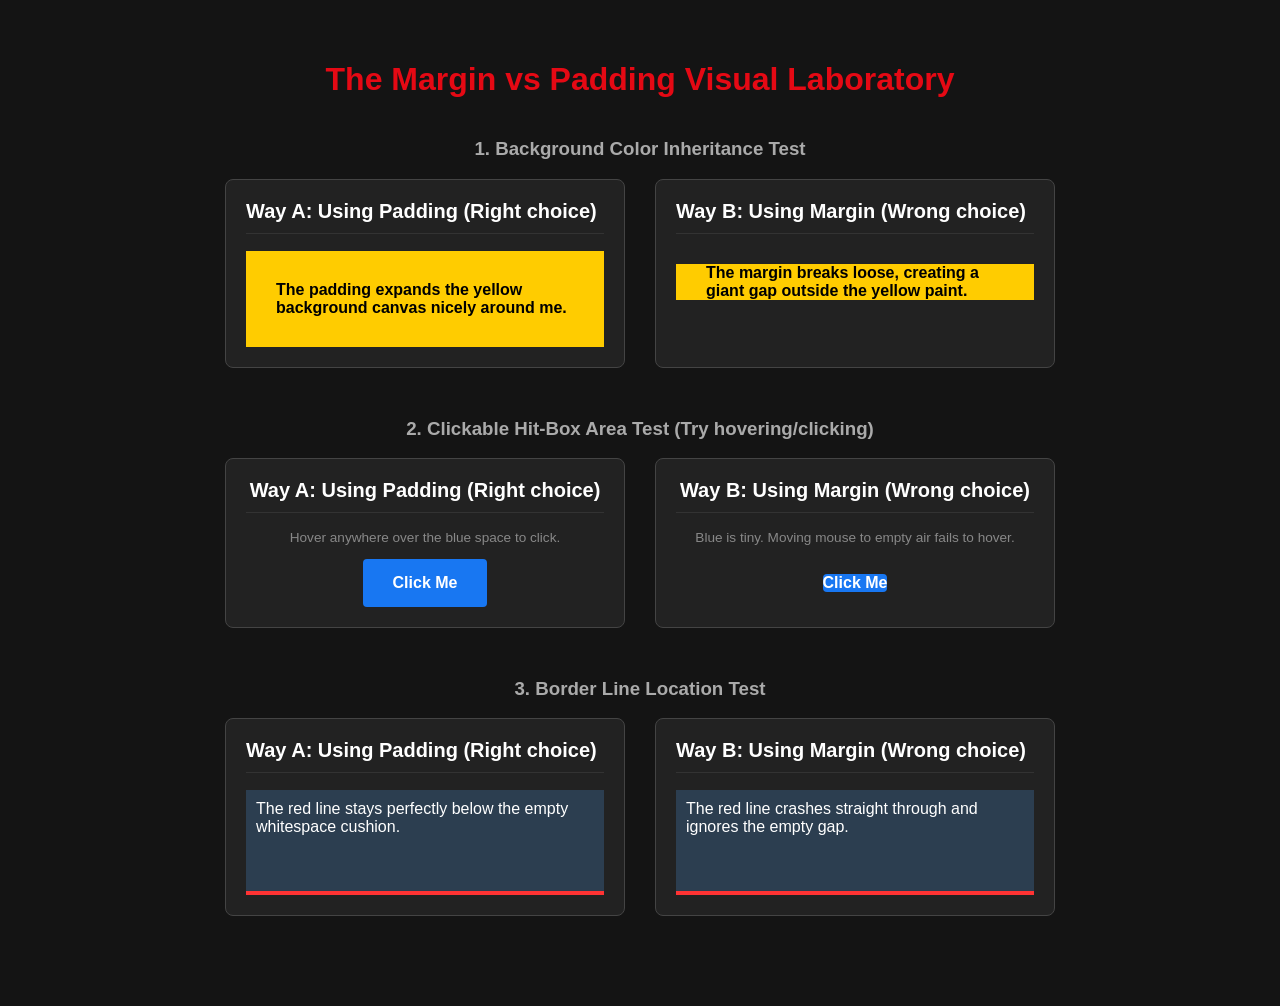
<file: testforpadding/index.html>
<!DOCTYPE html>
<html lang="en-BA">
<head>
  <meta charset="UTF-8">
  <meta name="viewport" content="width=device-width, initial-scale=1.0">
  <title>Margin vs Padding Playground</title>
  <style>
    /* ==========================================================================
       GLOBAL BASELINE STYLES (The Canvas setup)
       ========================================================================== */
    * {
      box-sizing: border-box; /* Bulletproof box model math */
    }

    body {
      background-color: #141414; /* Deep dark gray backdrop */
      color: #ffffff;
      font-family: 'Helvetica Neue', Arial, sans-serif;
      margin: 0;
      padding: 40px;
    }

    h1.main-title {
      text-align: center;
      margin-bottom: 40px;
      color: #e50914; /* Netflix Red accent */
    }

    /* Row arrangement to show comparative components side-by-side */
    .row-layout {
      display: flex;
      flex-wrap: wrap;
      justify-content: center;
      gap: 30px;
      margin-bottom: 50px;
    }

    .demo-card {
      background-color: #222222; /* Medium gray container card */
      border: 1px solid #444444;
      border-radius: 8px;
      width: 400px;
      padding: 20px;
    }

    .demo-card h2 {
      margin-top: 0;
      font-size: 1.25rem;
      border-bottom: 1px solid #333333;
      padding-bottom: 10px;
    }

    /* ==========================================================================
       SCENARIO 1: TEXT BOX WITH BACKGROUND TINT
       ========================================================================== */
    .box-with-bg {
      background-color: #ffcc00; /* Vibrant yellow background */
      color: #000000;
      font-weight: bold;
    }

    /* Way A expands the background color safely */
    .use-padding-bg {
      padding: 30px; 
    }

    /* Way B breaks out of the background envelope completely */
    .use-margin-bg p {
      margin: 30px; 
    }

    /* ==========================================================================
       SCENARIO 2: CLICKABLE INTERACTIVE LINKS
       ========================================================================== */
    .btn-style {
      background-color: #1877f2; /* Facebook Blue */
      color: white;
      text-decoration: none;
      font-weight: bold;
      border-radius: 4px;
      display: inline-block; /* Essential to let links accept layout sizing */
    }

    /* Way A grows the physical size and clickable hit-box area */
    .use-padding-click {
      padding: 15px 30px;
    }

    /* Way B spaces out the letters but creates a dead-zone grid footprint */
    .use-margin-click {
      margin: 15px 30px;
    }

    /* ==========================================================================
       SCENARIO 3: POSITIONING BORDER WALLS
       ========================================================================== */
    .border-test-box {
      background-color: #2c3e50;
      /* We omit default card paddings to show raw clipping states */
    }

    /* Way A pushes the boundary frame down elegantly */
    .use-padding-border {
      padding-bottom: 45px;
      border-bottom: 4px solid #ff3333; /* Loud crimson border wall */
    }

    /* Way B crashes the line tightly against the letters */
    .use-margin-border {
      border-bottom: 4px solid #ff3333;
    }
    
    .use-margin-border p {
      margin-bottom: 45px; /* Pushes away OUTSIDE, escaping the frame boundary */
    }
  </style>
</head>
<body>

  <h1 class="main-title">The Margin vs Padding Visual Laboratory</h1>

  <!-- ==========================================================================
       DEMO 1: BACKGROUND TINT INHERITANCE
       ========================================================================== -->
  <h3 style="text-align: center; color: #aaa;">1. Background Color Inheritance Test</h3>
  <div class="row-layout">
    <div class="demo-card">
      <h2>Way A: Using Padding (Right choice)</h2>
      <div class="box-with-bg use-padding-bg">
        <p style="margin:0;">The padding expands the yellow background canvas nicely around me.</p>
      </div>
    </div>

    <div class="demo-card">
      <h2>Way B: Using Margin (Wrong choice)</h2>
      <div class="box-with-bg use-margin-bg">
        <p>The margin breaks loose, creating a giant gap outside the yellow paint.</p>
      </div>
    </div>
  </div>

  <!-- ==========================================================================
       DEMO 2: THE INTERACTIVE HIT-BOX CONSTRAINTS
       ========================================================================== -->
  <h3 style="text-align: center; color: #aaa;">2. Clickable Hit-Box Area Test (Try hovering/clicking)</h3>
  <div class="row-layout">
    <div class="demo-card" style="text-align: center;">
      <h2>Way A: Using Padding (Right choice)</h2>
      <p style="color: #888; font-size: 0.85rem;">Hover anywhere over the blue space to click.</p>
      <a href="#" class="btn-style use-padding-click">Click Me</a>
    </div>

    <div class="demo-card" style="text-align: center;">
      <h2>Way B: Using Margin (Wrong choice)</h2>
      <p style="color: #888; font-size: 0.85rem;">Blue is tiny. Moving mouse to empty air fails to hover.</p>
      <a href="#" class="btn-style use-margin-click">Click Me</a>
    </div>
  </div>

  <!-- ==========================================================================
       DEMO 3: THE BORDER BOUNDARY TRACKING
       ========================================================================== -->
  <h3 style="text-align: center; color: #aaa;">3. Border Line Location Test</h3>
  <div class="row-layout">
    <div class="demo-card">
      <h2>Way A: Using Padding (Right choice)</h2>
      <div class="border-test-box use-padding-border">
        <p style="margin:0; padding: 10px;">The red line stays perfectly below the empty whitespace cushion.</p>
      </div>
    </div>

    <div class="demo-card">
      <h2>Way B: Using Margin (Wrong choice)</h2>
      <div class="border-test-box use-margin-border">
        <p style="padding: 10px;">The red line crashes straight through and ignores the empty gap.</p>
      </div>
    </div>
  </div>

</body>
</html>
</file>
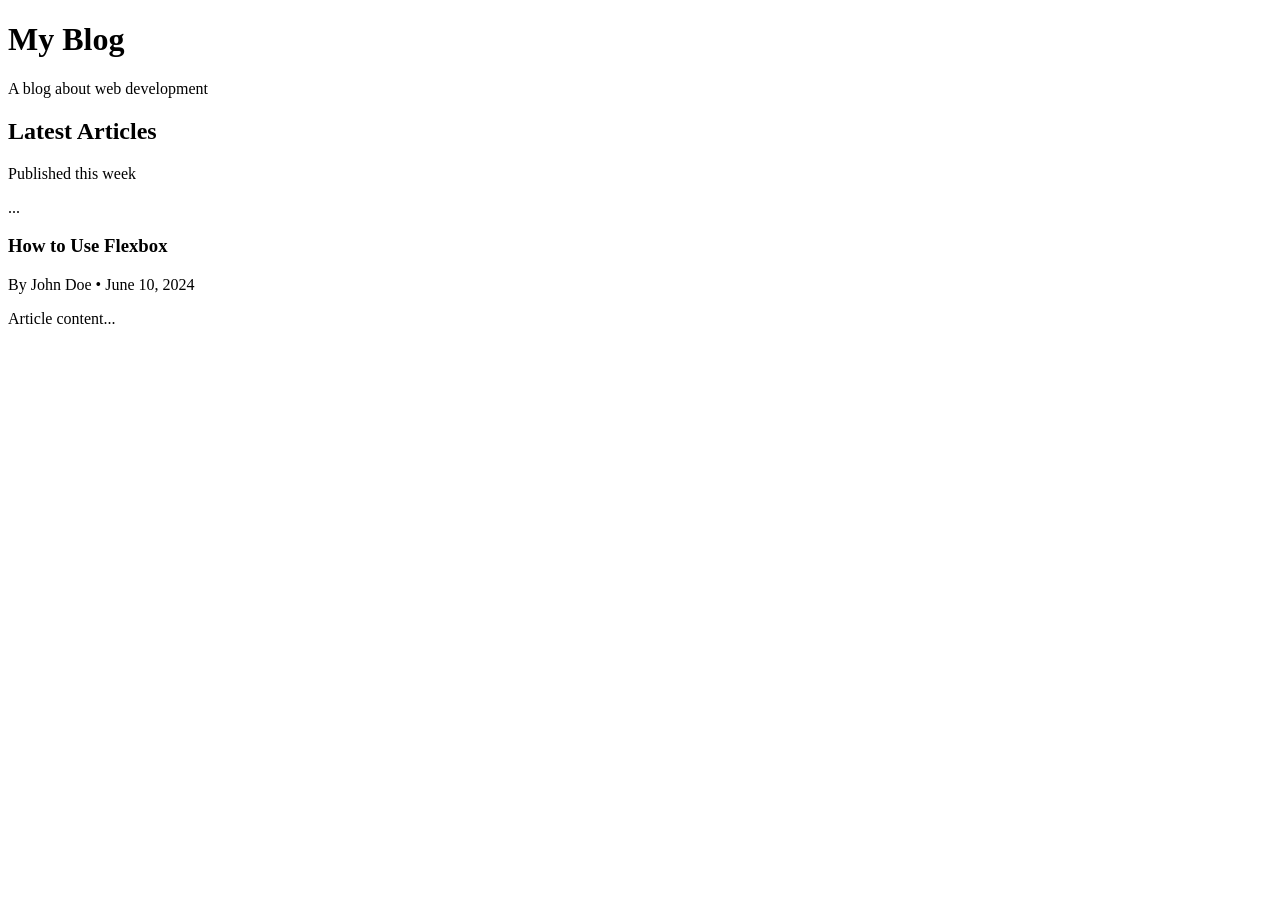
<file: testwebsites/index.html>
<!DOCTYPE html>
<html lang="en">
<head>
    <meta charset="UTF-8">
    <meta name="viewport" content="width=device-width, initial-scale=1.0">
    <title>Document</title>
</head>
<body>
    <!-- Page header -->
<header>
    <h1>My Blog</h1>
    <p>A blog about web development</p>
</header>

<!-- Section header -->
<section>
    <header>
        <h2>Latest Articles</h2>
        <p>Published this week</p>
    </header>
    <article>...</article>
</section>

<!-- Article header -->
<article>
    <header>
        <h3>How to Use Flexbox</h3>
        <p>By John Doe • June 10, 2024</p>
    </header>
    <p>Article content...</p>
</article>
</body>
</html>
</file>
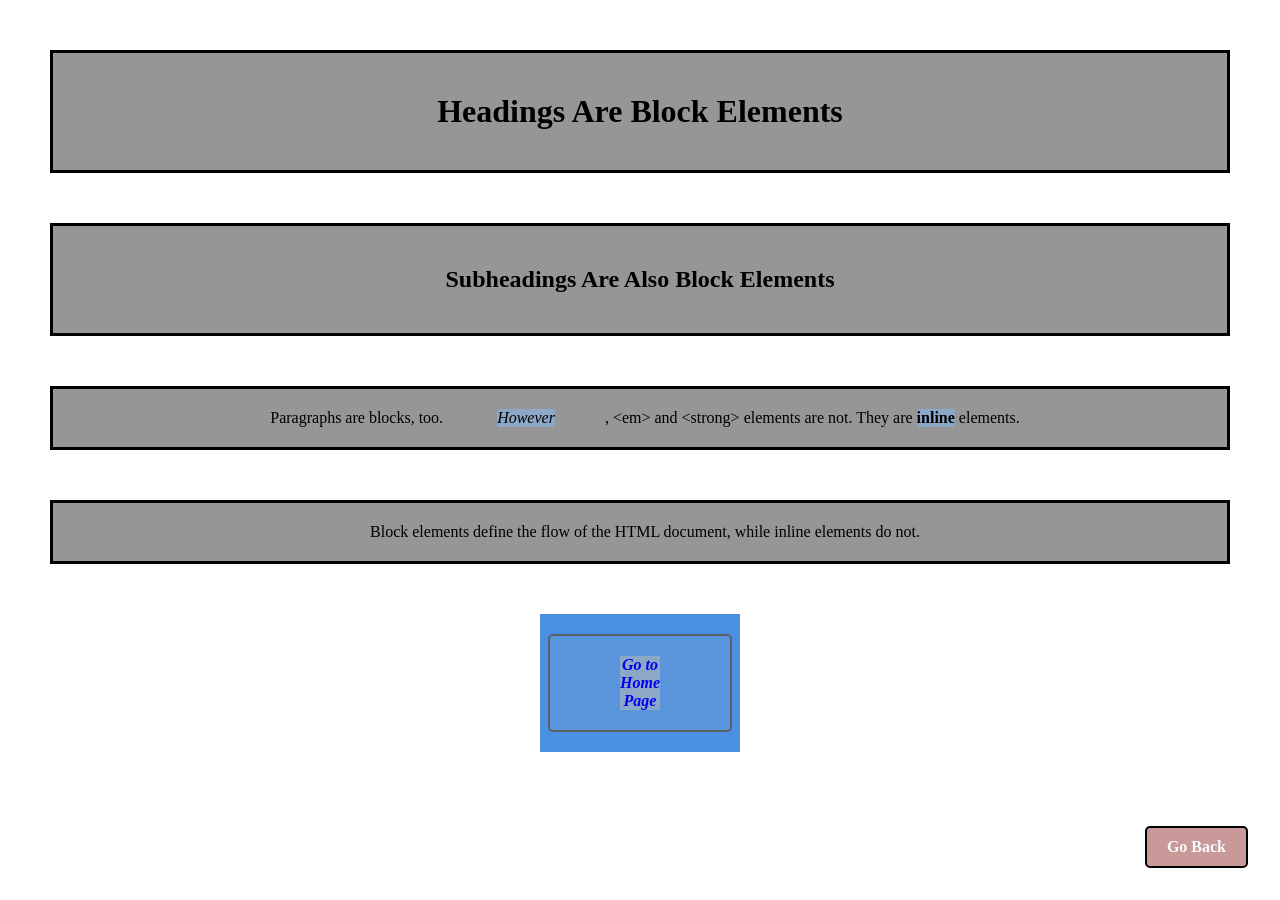
<file: css-box-model/boxes.html>
<!DOCTYPE html>
<html lang='en'>
  <head>
    <meta charset='UTF-8'/>
    <title>Boxes Are Easy!</title>
    <link rel='stylesheet' href='box-styles.css'/>
  </head>
  <body>

   
    <h1>Headings Are Block Elements</h1>
    <h2>Subheadings Are Also Block Elements</h2>

    <p>Paragraphs are blocks, too. <em>However</em>, &lt;em&gt; and &lt;strong&gt;
       elements are not. They are <strong>inline</strong> elements.</p>

    <p>Block elements define the flow of the HTML document, while inline elements
       do not.</p>

    <a href="../frontpage/Home.html">
      <button class="go-back-button">Go Back</button>
    </a>
    
    <div class="ButtonContainer">
    <div class ="ButtonOne">
      <a href="../frontpage/Home.html"><em>Go to Home Page</em></a>
    </div>
    </div>

  </body>
</html>
</file>
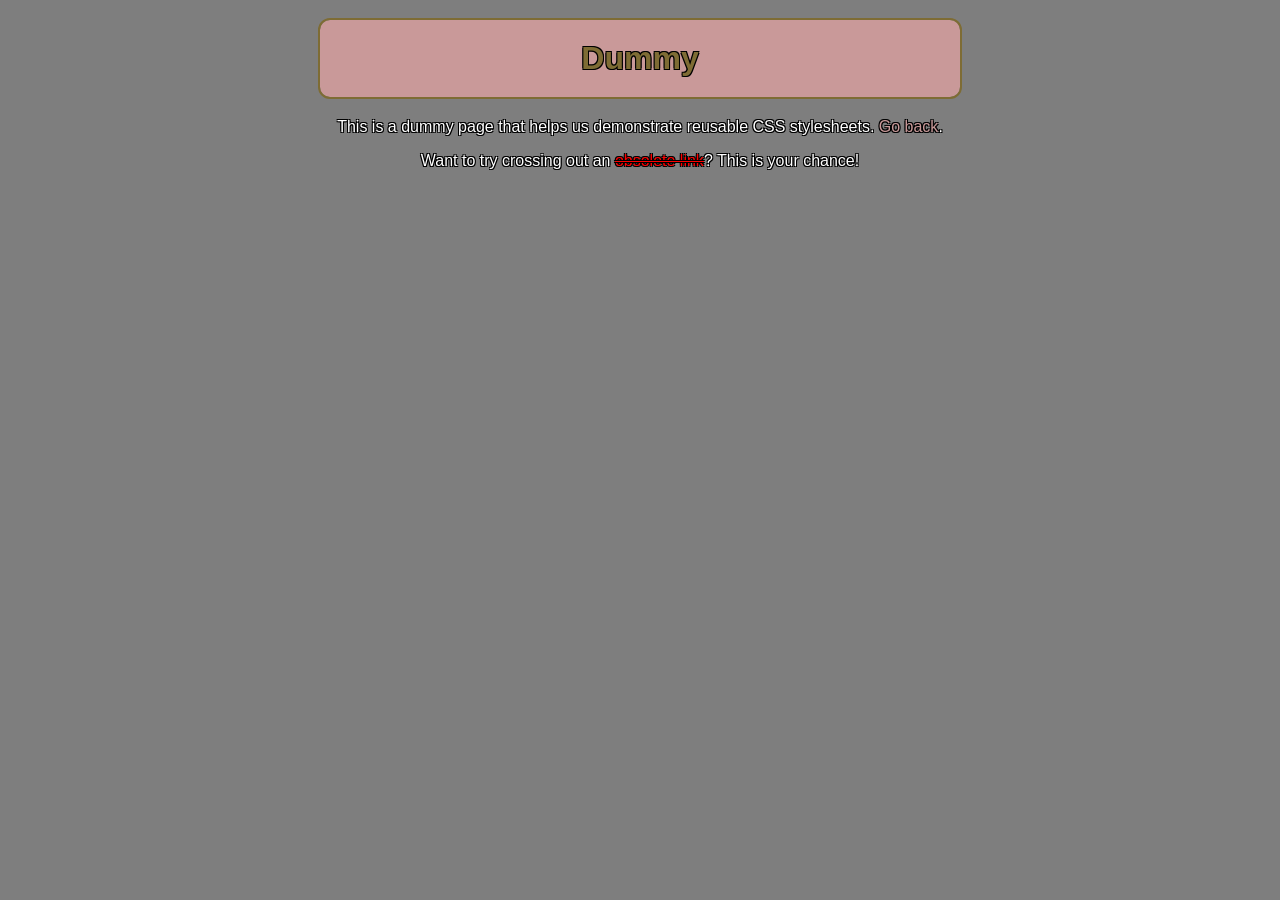
<file: frontpage/dummy.html>
<!DOCTYPE html>
<html lang="en">
<head>
    <meta charset="UTF-8">
    <meta name="viewport" content="width=device-width, initial-scale=1.0">
    <title>Dummy</title>
    <link rel="stylesheet" href="styles.css">
</head>
<body>
    
</body>
</html>
  </head>
  <body>
    
    <div>

    <h1>Dummy</h1>

    </div>

    <p>This is a dummy page that helps us demonstrate reusable CSS
       stylesheets. <a href='Home.html'>Go back</a>.</p>

    <p>Want to try crossing out an <a href='nowhere.html' style = "color: red; text-decoration: line-through;">obsolete link</a>? This
       is your chance!</p>
  </body>
</html>
</file>
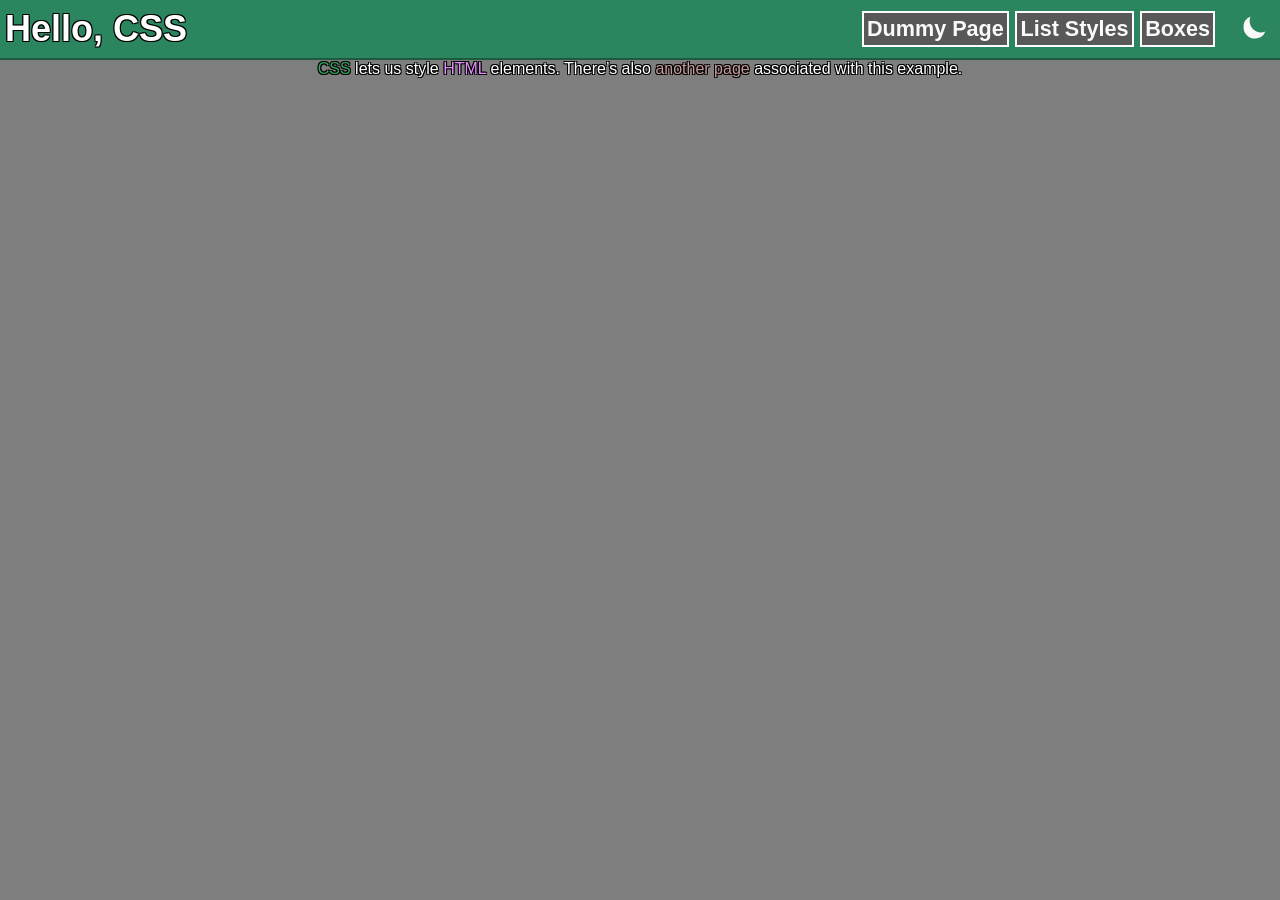
<file: frontpage/Home.html>
<!DOCTYPE html>
<html lang="en">
<head>
    <meta charset="UTF-8">
    <meta name="viewport" content="width=device-width, initial-scale=1.0">
    <title>Hello, CSS</title>
    <link rel="stylesheet" href="styles2.css">
</head>
  <body>
    <header class="Header">
      <h1 class="Title">Hello, CSS</h1  >
    <nav class="NavBar">
      <div class ="NavLinks">
       <a href="dummy.html"><button class ="Dummy-Page-Button">Dummy Page</button></a>
       <a href="List-Styles.html"><button class ="List-Style-Button">List Styles</button></a>
       <a href="../css-box-model/boxes.html"><button class ="Boxes-Button">Boxes</button></a>
      </div>
      <button class="theme-toggle-btn" aria-label="Toggle dark mode">
        <svg xmlns="http://w3.org" viewBox="0 0 24 24" fill="currentColor">
          <path d="M21.752 15.002A9.72 9.72 0 0 1 18 15.75c-5.385 0-9.75-4.365-9.75-9.75 0-1.33.266-2.597.748-3.752A9.753 9.753 0 0 0 3 11.25C3 16.635 7.365 21 12.75 21a9.753 9.753 0 0 0 9.002-5.998Z" />
        </svg>
      </button>

    </nav>
    </header>
  
      
    <p><span class ="highlight">CSS</span> lets us style <span class ="highlight2"sc>HTML</span> elements. There’s also
       <a href='dummy.html'>another page</a> associated with this example.</p>

    
   
  
 
  <script src="script.js"></script>
    </body>
</html>
</file>
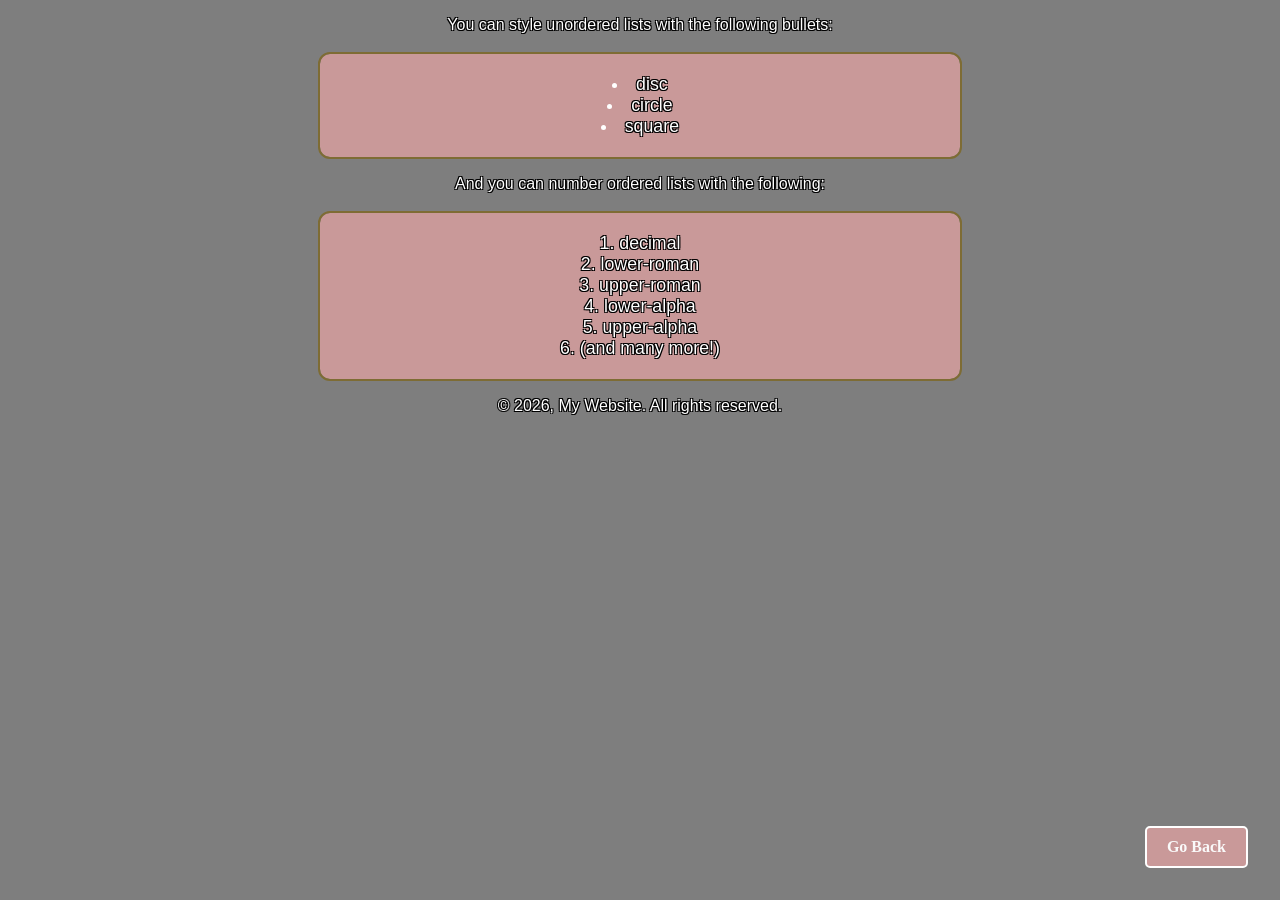
<file: frontpage/List-Styles.html>
<!DOCTYPE html>
<html lang="en">
<head>
    <meta charset="UTF-8">
    <meta name="viewport" content="width=device-width, initial-scale=1.0">
    <title>Document</title>
    <link rel="stylesheet" href="styles.css">
</head>
<body>
    <div>
    <p>You can style unordered lists with the following bullets:</p>

    <ul>
      <li>disc</li>
      <li>circle</li>
      <li>square</li>
    </ul>

    <p>And you can number ordered lists with the following:</p>

    <ol>
      <li>decimal</li>
      <li>lower-roman</li>
      <li>upper-roman</li>
      <li>lower-alpha</li>
      <li>upper-alpha</li>
      <li>(and many more!)</li>
    </ol>

    
    </div>
    <div class="footer">
      <p>&copy; 2026, My Website. All rights reserved.</p>
    </div>

    <a href="Home.html">
      <button class="go-back-button">Go Back</button>
    </a>

</body>
</html>
</file>
<file: css-box-model/box-styles.css>
* {
  margin: 0;
  padding: 0;
  box-sizing: border-box;
}

h1, h2, p {
  padding: 40px;
  background-color: #969696;    /* Light gray */
  border-style: solid;
  margin: 50px;
}

em, strong {
  background-color: #8da8c7;    /* Light blue */
  display: inline-block;
}
.go-back-button {
    position: fixed;
    bottom: 2rem;
    right: 2rem;
    z-index: 999;
    font-weight: bold;
    font-family: 'Helvetica Neue';
    background-color: #c99999;
    color: #fafafa;
    border: 2px solid #000000;
    padding: 10px 20px;
    font-size: 1em;
    cursor: pointer;
    border-radius: 5px;
}
em {
  margin-left: 50px;
  margin-right: 50px;
}
p {
  padding: 20px 0 20px 10px;

  margin-top: 25px;
  margin-bottom: 50px;
}
.ButtonOne {
  color: #FFF;
  background-color: #5995DA;
  font-weight: bold;
  padding: 20px;
  text-align: center;
  border: 2px solid #5D6063;
  border-radius: 5px;
  width: 200px;
  box-sizing: border-box;

}
 .ButtonContainer{
    display: flex;
    flex-direction: row;
    gap: 2rem;
    justify-content: center;
 }
 body {
    text-align: center; 
 }
 div {
  color: #FFF;
  background-color: #4A90E2;
  font-weight: bold;
  padding: 20px;
  text-align: center;

  width: 200px;
  box-sizing: border-box;
  margin: auto;
 }
</file>
<file: frontpage/styles.css>
* {
    box-sizing: border-box;
}
body {
    margin: 0;
    background-color: #7e7e7e;
    color: #ffffff;

    font-family: "Helvetica nue", Helvetica, Arial, sans-serif;
    
  

  
} 

a { 
    color: #c99999;
    text-decoration: none;
}

div h1 {
    font-family: "Helvetica";
    font-weight: bold;
    text-shadow: 
    -1px -1px 0 #000,  
     1px -1px 0 #000,
    -1px  1px 0 #000,
     1px  1px 0 #000000;
    text-align: center;
    outline: 2px solid #7e6c34;
    color: #7e6c34;
    background-color: #c99999;
    padding: 20px;
    border-radius: 10px;
    margin-top: 20px;
    width: 50%;
    margin-left: auto;
    margin-right: auto;
}
div ol, ul {
    text-shadow: 
    -1px -1px 0 #000,  
     1px -1px 0 #000,
    -1px  1px 0 #000,
     1px  1px 0 #000;
    text-align: center;
    list-style-position: inside;
    outline: 2px solid #7e6c34;
    color: #e7e7e7;
    background-color: #c99999;
    padding: 20px;
    border-radius: 10px;
    margin-top: 20px;
    width: 50%;
    margin-left: auto;
    margin-right: auto;
}
div ol, ul{
    text-shadow: 
    -1px -1px 0 #000,  
     1px -1px 0 #000,
    -1px  1px 0 #000,
     1px  1px 0 #000;
    font-size: 1.11em;
    color: #ffffff;
}
p {
    text-shadow: 
    -1px -1px 0 #000,  
     1px -1px 0 #000,
    -1px  1px 0 #000,
     1px  1px 0 #000;
   text-align: center;
}
h2 {
    text-shadow: 
    -1px -1px 0 #000,  
     1px -1px 0 #000,
    -1px  1px 0 #000,
     1px  1px 0 #000;
    text-align: center;
    color: #ffffff;
}


 .NavLinks button {
    right: 500px;
    font-weight: semi-bold;
    font-family: 'Helvetica Neue';
    background-color: #585858;
    color: #fafafa;
    border: 2px solid #ffffff;
    padding: 3px 3px;
    font-size: 0.9em;
    cursor: pointer;
    transition: background-color 0.3s ease, color 0.3s ease;
}
.List-Style-Button:hover, .Dummy-Page-Button:hover, .Boxes-Button:hover {
    background-color: #ffffff;
    color: #a0834f;
}
.go-back-button {
    position: fixed;
    bottom: 2rem;
    right: 2rem;
    z-index: 999;
    font-weight: bold;
    font-family: 'Helvetica Neue';
    background-color: #c99999;
    color: #fafafa;
    border: 2px solid #ffffff;
    padding: 10px 20px;
    font-size: 1em;
    cursor: pointer;
    border-radius: 5px;
}
.highlight {
    color: #1bcc5f;
}
.highlight2 {
    color: #e28dfc;
}

.theme-toggle-btn {
  
  top: 14px;
  right: 12px;
  color: #fafafa;
  position: absolute;
  border: none;
  cursor: pointer;
  background: transparent;
}

.theme-toggle-btn svg {
  width: 28px;
  height: 28px;
}
.theme-toggle-btn:hover {
    color: #000000;
}
body.dark-theme header {
  background-color: #363636; /* Darker header background */
  color: #ffffff;
  border-bottom: 2px solid #444444; /* Darker border for contrast */
}
body.dark-theme {
  background-color: #121214; /* Dark canvas color */
  color: #ffffff;
}

/* THE ICON COLOR INSIDE DARK MODE */
body.dark-theme .theme-toggle-btn svg {
  color: #aaaaaa; /* Light gray by default in dark mode */
}

/* 🛑 DARK MODE HOVER: Force it to turn pure white */
body.dark-theme .theme-toggle-btn:hover svg {
  color: #ffffff; 
}
header {
    display: flex;
    justify-content: space-between;
    align-items: center;
    background-color: #2b855f;
    padding: 5px;
    text-align: center;
    color: #fafafa;
    font-family: 'Helvetica Neue', sans-serif;
    font-weight: bold;
    font-size: 1.5em;
    border-bottom: 2px solid #1e5a3f;
    height: 60px;
}
.NavLinks {
    margin-right: 60px;
}
header h1 {
    text-shadow: 
    -1px -1px 0 #000,  
     1px -1px 0 #000,
    -1px  1px 0 #000,
     1px  1px 0 #000;
    margin: 0;
    font-size: 1.5em;
}
</file>
<file: frontpage/styles2.css>
/* 1. GLOBAL SETTINGS & INHERITANCE */
* {
    padding: 0;
    margin: 0;
    box-sizing: border-box;
}

:root {
    /* We define the stroke shadow once here */
    --text-stroke:  -1px -1px 0 #000,  
                     1px -1px 0 #000,
                    -1px  1px 0 #000,
                     1px  1px 0 #000;
}

body {
    margin: 0;
    background-color: #7e7e7e;
    color: #ffffff;
    font-family: "Helvetica Neue", Helvetica, Arial, sans-serif;
    text-shadow: var(--text-stroke); /* All text elements inherit this now! */
} 

/* Force all buttons to inherit the body's font automatically */
button {
    font-family: inherit; 
}

/* 2. BASE TEXT ELEMENTS (Inheriting layout alignment and shadow) */
p, h2, header h1 {
    text-align: center;
}

h2 {
    color: #ffffff;
}

a { 
    color: #c99999;
    text-decoration: none;
}

/* 3. SHARED BOX COMPONENTS (Combining h1 and lists) */
div h1, div ol, div ul {
    text-align: center;
    outline: 2px solid #7e6c34;
    background-color: #c99999;
    padding: 20px;
    border-radius: 10px;
    margin-top: 20px;
    width: 50%;
    margin-left: auto;
    margin-right: auto;
}

div h1 {
    font-family: "Helvetica", sans-serif;
    font-weight: bold;
    color: #7e6c34;
}

div ol, div ul {
    list-style-position: inside;
    font-size: 1.11em;
    color: #ffffff;
}

/* 4. HEADER & NAVIGATION */
header {
    display: flex;
    justify-content: space-between;
    align-items: center;
    background-color: #2b855f;
    padding: 5px;
    font-weight: bold;
    font-size: 1.5em;
    border-bottom: 2px solid #1e5a3f;
    height: 60px;
}

header h1 {
    margin: 0;
    font-size: 1.5em;
}

.NavLinks {
    margin-right: 60px;
}

.NavLinks button {
    right: 500px; /* Note: 'right' only works if position is absolute/relative/fixed */
    font-weight: 600; /* 'semi-bold' is invalid CSS, use 600 */
    background-color: #585858;
    color: #fafafa;
    border: 2px solid #ffffff;
    padding: 3px 3px;
    font-size: 0.9em;
    cursor: pointer;
    transition: background-color 0.3s ease, color 0.3s ease;
}

.List-Style-Button:hover, .Dummy-Page-Button:hover, .Boxes-Button:hover {
    background-color: #ffffff;
    color: #a0834f;
}

.go-back-button {
    position: fixed;
    bottom: 2rem;
    right: 2rem;
    z-index: 999;
    font-weight: bold;
    background-color: #c99999;
    color: #fafafa;
    border: 2px solid #ffffff;
    padding: 10px 20px;
    font-size: 1em;
    cursor: pointer;
    border-radius: 5px;
}

/* 5. UTILITIES & THEMES */
.highlight { color: #30a75d; }
.highlight2 { color: #e28dfc; }

.theme-toggle-btn {
    top: 14px;
    right: 12px;
    color: #fafafa;
    position: absolute;
    border: none;
    cursor: pointer;
    background: transparent;
}

.theme-toggle-btn svg {
    width: 28px;
    height: 28px;
}

.theme-toggle-btn:hover {
    color: #000000;
}

/* Dark Theme Blocks */
body.dark-theme {
    background-color: #121214;
    color: #ffffff;
}

body.dark-theme header {
    background-color: #363636;
    border-bottom: 2px solid #444444;
}

body.dark-theme .theme-toggle-btn svg {
    color: #aaaaaa;
}

body.dark-theme .theme-toggle-btn:hover svg {
    color: #ffffff; 
}
</file>
